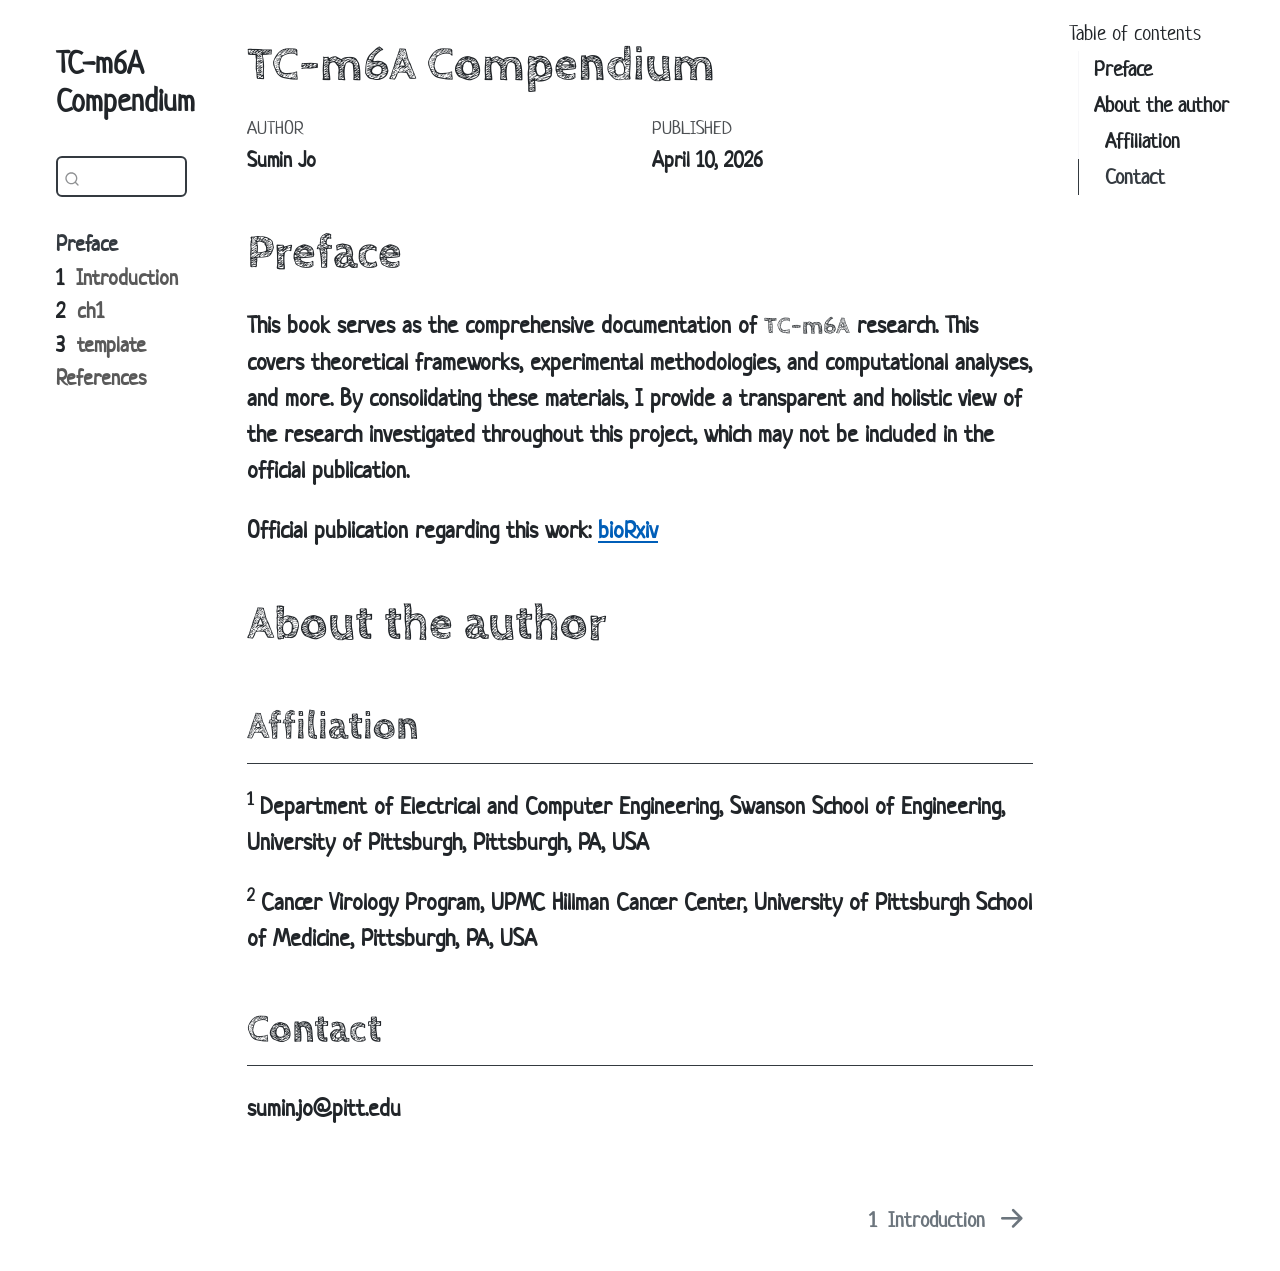
<file: index.html>
<!DOCTYPE html>
<html xmlns="http://www.w3.org/1999/xhtml" lang="en" xml:lang="en"><head>

<meta charset="utf-8">
<meta name="generator" content="quarto-1.9.37">

<meta name="viewport" content="width=device-width, initial-scale=1.0, user-scalable=yes">

<meta name="author" content="Sumin Jo">
<meta name="dcterms.date" content="2026-04-10">

<title>TC-m6A Compendium</title>
<style>
/* Default styles provided by pandoc.
** See https://pandoc.org/MANUAL.html#variables-for-html for config info.
*/
code{white-space: pre-wrap;}
span.smallcaps{font-variant: small-caps;}
div.columns{display: flex; gap: min(4vw, 1.5em);}
div.column{flex: auto; overflow-x: auto;}
div.hanging-indent{margin-left: 1.5em; text-indent: -1.5em;}
ul.task-list{list-style: none;}
ul.task-list li input[type="checkbox"] {
  width: 0.8em;
  margin: 0 0.8em 0.2em -1em; /* quarto-specific, see https://github.com/quarto-dev/quarto-cli/issues/4556 */ 
  vertical-align: middle;
}
</style>


<script src="site_libs/quarto-nav/quarto-nav.js"></script>
<script src="site_libs/quarto-nav/headroom.min.js"></script>
<script src="site_libs/clipboard/clipboard.min.js"></script>
<script src="site_libs/quarto-search/autocomplete.umd.js"></script>
<script src="site_libs/quarto-search/fuse.min.js"></script>
<script src="site_libs/quarto-search/quarto-search.js"></script>
<meta name="quarto:offset" content="./">
<link href="./intro.html" rel="next">
<script src="site_libs/quarto-html/quarto.js" type="module"></script>
<script src="site_libs/quarto-html/tabsets/tabsets.js" type="module"></script>
<script src="site_libs/quarto-html/popper.min.js"></script>
<script src="site_libs/quarto-html/tippy.umd.min.js"></script>
<script src="site_libs/quarto-html/anchor.min.js"></script>
<link href="site_libs/quarto-html/tippy.css" rel="stylesheet">
<link href="site_libs/quarto-html/quarto-syntax-highlighting-7f8f88aac4f3542376d5c11b86a4c14d.css" rel="stylesheet" id="quarto-text-highlighting-styles">
<script src="site_libs/bootstrap/bootstrap.min.js"></script>
<link href="site_libs/bootstrap/bootstrap-icons.css" rel="stylesheet">
<link href="site_libs/bootstrap/bootstrap-bbec1437b3f016e2f8ed82448b6b6693.min.css" rel="stylesheet" append-hash="true" id="quarto-bootstrap" data-mode="light">
<script id="quarto-search-options" type="application/json">{
  "location": "sidebar",
  "copy-button": false,
  "collapse-after": 3,
  "panel-placement": "start",
  "type": "textbox",
  "limit": 50,
  "keyboard-shortcut": [
    "f",
    "/",
    "s"
  ],
  "show-item-context": false,
  "language": {
    "search-no-results-text": "No results",
    "search-matching-documents-text": "matching documents",
    "search-copy-link-title": "Copy link to search",
    "search-hide-matches-text": "Hide additional matches",
    "search-more-match-text": "more match in this document",
    "search-more-matches-text": "more matches in this document",
    "search-clear-button-title": "Clear",
    "search-text-placeholder": "",
    "search-detached-cancel-button-title": "Cancel",
    "search-submit-button-title": "Submit",
    "search-label": "Search"
  }
}</script>


</head>

<body class="nav-sidebar floating quarto-light">

<div id="quarto-search-results"></div>
  <header id="quarto-header" class="headroom fixed-top">
  <nav class="quarto-secondary-nav">
    <div class="container-fluid d-flex">
      <button type="button" class="quarto-btn-toggle btn" data-bs-toggle="collapse" role="button" data-bs-target=".quarto-sidebar-collapse-item" aria-controls="quarto-sidebar" aria-expanded="false" aria-label="Toggle sidebar navigation" onclick="if (window.quartoToggleHeadroom) { window.quartoToggleHeadroom(); }">
        <i class="bi bi-layout-text-sidebar-reverse"></i>
      </button>
        <nav class="quarto-page-breadcrumbs" aria-label="breadcrumb"><ol class="breadcrumb"><li class="breadcrumb-item"><a href="./index.html">Preface</a></li></ol></nav>
        <a class="flex-grow-1" role="navigation" data-bs-toggle="collapse" data-bs-target=".quarto-sidebar-collapse-item" aria-controls="quarto-sidebar" aria-expanded="false" aria-label="Toggle sidebar navigation" onclick="if (window.quartoToggleHeadroom) { window.quartoToggleHeadroom(); }">      
        </a>
      <button type="button" class="btn quarto-search-button" aria-label="Search" onclick="window.quartoOpenSearch();">
        <i class="bi bi-search"></i>
      </button>
    </div>
  </nav>
</header>
<!-- content -->
<div id="quarto-content" class="quarto-container page-columns page-rows-contents page-layout-article">
<!-- sidebar -->
  <nav id="quarto-sidebar" class="sidebar collapse collapse-horizontal quarto-sidebar-collapse-item sidebar-navigation floating overflow-auto">
    <div class="pt-lg-2 mt-2 text-left sidebar-header">
    <div class="sidebar-title mb-0 py-0">
      <a href="./">TC-m6A Compendium</a> 
    </div>
      </div>
        <div class="mt-2 flex-shrink-0 align-items-center">
        <div class="sidebar-search">
        <div id="quarto-search" class="" title="Search"></div>
        </div>
        </div>
    <div class="sidebar-menu-container"> 
    <ul class="list-unstyled mt-1">
        <li class="sidebar-item">
  <div class="sidebar-item-container"> 
  <a href="./index.html" class="sidebar-item-text sidebar-link active">
 <span class="menu-text">Preface</span></a>
  </div>
</li>
        <li class="sidebar-item">
  <div class="sidebar-item-container"> 
  <a href="./intro.html" class="sidebar-item-text sidebar-link">
 <span class="menu-text"><span class="chapter-number">1</span>&nbsp; <span class="chapter-title">Introduction</span></span></a>
  </div>
</li>
        <li class="sidebar-item">
  <div class="sidebar-item-container"> 
  <a href="./ch1.html" class="sidebar-item-text sidebar-link">
 <span class="menu-text"><span class="chapter-number">2</span>&nbsp; <span class="chapter-title">ch1</span></span></a>
  </div>
</li>
        <li class="sidebar-item">
  <div class="sidebar-item-container"> 
  <a href="./temp.html" class="sidebar-item-text sidebar-link">
 <span class="menu-text"><span class="chapter-number">3</span>&nbsp; <span class="chapter-title">template</span></span></a>
  </div>
</li>
        <li class="sidebar-item">
  <div class="sidebar-item-container"> 
  <a href="./references.html" class="sidebar-item-text sidebar-link">
 <span class="menu-text">References</span></a>
  </div>
</li>
    </ul>
    </div>
</nav>
<div id="quarto-sidebar-glass" class="quarto-sidebar-collapse-item" data-bs-toggle="collapse" data-bs-target=".quarto-sidebar-collapse-item"></div>
<!-- margin-sidebar -->
    <div id="quarto-margin-sidebar" class="sidebar margin-sidebar">
        <nav id="TOC" role="doc-toc" class="toc-active">
    <h2 id="toc-title">Table of contents</h2>
   
  <ul>
  <li><a href="#preface" id="toc-preface" class="nav-link active" data-scroll-target="#preface">Preface</a></li>
  <li><a href="#about-the-author" id="toc-about-the-author" class="nav-link" data-scroll-target="#about-the-author">About the author</a>
  <ul>
  <li><a href="#affiliation" id="toc-affiliation" class="nav-link" data-scroll-target="#affiliation">Affiliation</a></li>
  <li><a href="#contact" id="toc-contact" class="nav-link" data-scroll-target="#contact">Contact</a></li>
  </ul></li>
  </ul>
</nav>
    </div>
<!-- main -->
<main class="content" id="quarto-document-content">

<header id="title-block-header" class="quarto-title-block default">
<div class="quarto-title">
<h1 class="title">TC-m6A Compendium</h1>
</div>



<div class="quarto-title-meta">

    <div>
    <div class="quarto-title-meta-heading">Author</div>
    <div class="quarto-title-meta-contents">
             <p>Sumin Jo </p>
          </div>
  </div>
    
    <div>
    <div class="quarto-title-meta-heading">Published</div>
    <div class="quarto-title-meta-contents">
      <p class="date">April 10, 2026</p>
    </div>
  </div>
  
    
  </div>
  


</header>


<section id="preface" class="level1 unnumbered">
<h1 class="unnumbered">Preface</h1>
<p>This book serves as the comprehensive documentation of <strong>TC-m6A</strong> research. This covers theoretical frameworks, experimental methodologies, and computational analyses, and more. By consolidating these materials, I provide a transparent and holistic view of the research investigated throughout this project, which may not be included in the official publication.</p>
<p>Official publication regarding this work: <a href="https://doi.org/10.64898/2026.03.19.713046">bioRxiv</a></p>
</section>
<section id="about-the-author" class="level1 unnumbered">
<h1 class="unnumbered">About the author</h1>
<section id="affiliation" class="level2 unnumbered">
<h2 class="unnumbered anchored" data-anchor-id="affiliation">Affiliation</h2>
<p><sup>1</sup> Department of Electrical and Computer Engineering, Swanson School of Engineering, University of Pittsburgh, Pittsburgh, PA, USA</p>
<p><sup>2</sup> Cancer Virology Program, UPMC Hillman Cancer Center, University of Pittsburgh School of Medicine, Pittsburgh, PA, USA</p>
</section>
<section id="contact" class="level2 unnumbered">
<h2 class="unnumbered anchored" data-anchor-id="contact">Contact</h2>
<p>sumin.jo@pitt.edu</p>


</section>
</section>

</main> <!-- /main -->
<script id="quarto-html-after-body" type="application/javascript">
  window.document.addEventListener("DOMContentLoaded", function (event) {
    const icon = "";
    const anchorJS = new window.AnchorJS();
    anchorJS.options = {
      placement: 'right',
      icon: icon
    };
    anchorJS.add('.anchored');
    const isCodeAnnotation = (el) => {
      for (const clz of el.classList) {
        if (clz.startsWith('code-annotation-')) {                     
          return true;
        }
      }
      return false;
    }
    const onCopySuccess = function(e) {
      // button target
      const button = e.trigger;
      // don't keep focus
      button.blur();
      // flash "checked"
      button.classList.add('code-copy-button-checked');
      var currentTitle = button.getAttribute("title");
      button.setAttribute("title", "Copied!");
      let tooltip;
      if (window.bootstrap) {
        button.setAttribute("data-bs-toggle", "tooltip");
        button.setAttribute("data-bs-placement", "left");
        button.setAttribute("data-bs-title", "Copied!");
        tooltip = new bootstrap.Tooltip(button, 
          { trigger: "manual", 
            customClass: "code-copy-button-tooltip",
            offset: [0, -8]});
        tooltip.show();    
      }
      setTimeout(function() {
        if (tooltip) {
          tooltip.hide();
          button.removeAttribute("data-bs-title");
          button.removeAttribute("data-bs-toggle");
          button.removeAttribute("data-bs-placement");
        }
        button.setAttribute("title", currentTitle);
        button.classList.remove('code-copy-button-checked');
      }, 1000);
      // clear code selection
      e.clearSelection();
    }
    const getTextToCopy = function(trigger) {
      const outerScaffold = trigger.parentElement.cloneNode(true);
      const codeEl = outerScaffold.querySelector('code');
      for (const childEl of codeEl.children) {
        if (isCodeAnnotation(childEl)) {
          childEl.remove();
        }
      }
      return codeEl.innerText;
    }
    const clipboard = new window.ClipboardJS('.code-copy-button:not([data-in-quarto-modal])', {
      text: getTextToCopy
    });
    clipboard.on('success', onCopySuccess);
    if (window.document.getElementById('quarto-embedded-source-code-modal')) {
      const clipboardModal = new window.ClipboardJS('.code-copy-button[data-in-quarto-modal]', {
        text: getTextToCopy,
        container: window.document.getElementById('quarto-embedded-source-code-modal')
      });
      clipboardModal.on('success', onCopySuccess);
    }
      var localhostRegex = new RegExp(/^(?:http|https):\/\/localhost\:?[0-9]*\//);
      var mailtoRegex = new RegExp(/^mailto:/);
        var filterRegex = new RegExp('/' + window.location.host + '/');
      var isInternal = (href) => {
          return filterRegex.test(href) || localhostRegex.test(href) || mailtoRegex.test(href);
      }
      // Inspect non-navigation links and adorn them if external
     var links = window.document.querySelectorAll('a[href]:not(.nav-link):not(.navbar-brand):not(.toc-action):not(.sidebar-link):not(.sidebar-item-toggle):not(.pagination-link):not(.no-external):not([aria-hidden]):not(.dropdown-item):not(.quarto-navigation-tool):not(.about-link)');
      for (var i=0; i<links.length; i++) {
        const link = links[i];
        if (!isInternal(link.href)) {
          // undo the damage that might have been done by quarto-nav.js in the case of
          // links that we want to consider external
          if (link.dataset.originalHref !== undefined) {
            link.href = link.dataset.originalHref;
          }
        }
      }
    function tippyHover(el, contentFn, onTriggerFn, onUntriggerFn) {
      const config = {
        allowHTML: true,
        maxWidth: 500,
        delay: 100,
        arrow: false,
        appendTo: function(el) {
            return el.parentElement;
        },
        interactive: true,
        interactiveBorder: 10,
        theme: 'quarto',
        placement: 'bottom-start',
      };
      if (contentFn) {
        config.content = contentFn;
      }
      if (onTriggerFn) {
        config.onTrigger = onTriggerFn;
      }
      if (onUntriggerFn) {
        config.onUntrigger = onUntriggerFn;
      }
      window.tippy(el, config); 
    }
    const noterefs = window.document.querySelectorAll('a[role="doc-noteref"]');
    for (var i=0; i<noterefs.length; i++) {
      const ref = noterefs[i];
      tippyHover(ref, function() {
        // use id or data attribute instead here
        let href = ref.getAttribute('data-footnote-href') || ref.getAttribute('href');
        try { href = new URL(href).hash; } catch {}
        const id = href.replace(/^#\/?/, "");
        const note = window.document.getElementById(id);
        if (note) {
          return note.innerHTML;
        } else {
          return "";
        }
      });
    }
    const xrefs = window.document.querySelectorAll('a.quarto-xref');
    const processXRef = (id, note) => {
      // Strip column container classes
      const stripColumnClz = (el) => {
        el.classList.remove("page-full", "page-columns");
        if (el.children) {
          for (const child of el.children) {
            stripColumnClz(child);
          }
        }
      }
      stripColumnClz(note)
      if (id === null || id.startsWith('sec-')) {
        // Special case sections, only their first couple elements
        const container = document.createElement("div");
        if (note.children && note.children.length > 2) {
          container.appendChild(note.children[0].cloneNode(true));
          for (let i = 1; i < note.children.length; i++) {
            const child = note.children[i];
            if (child.tagName === "P" && child.innerText === "") {
              continue;
            } else {
              container.appendChild(child.cloneNode(true));
              break;
            }
          }
          if (window.Quarto?.typesetMath) {
            window.Quarto.typesetMath(container);
          }
          return container.innerHTML
        } else {
          if (window.Quarto?.typesetMath) {
            window.Quarto.typesetMath(note);
          }
          return note.innerHTML;
        }
      } else {
        // Remove any anchor links if they are present
        const anchorLink = note.querySelector('a.anchorjs-link');
        if (anchorLink) {
          anchorLink.remove();
        }
        if (window.Quarto?.typesetMath) {
          window.Quarto.typesetMath(note);
        }
        if (note.classList.contains("callout")) {
          return note.outerHTML;
        } else {
          return note.innerHTML;
        }
      }
    }
    for (var i=0; i<xrefs.length; i++) {
      const xref = xrefs[i];
      tippyHover(xref, undefined, function(instance) {
        instance.disable();
        let url = xref.getAttribute('href');
        let hash = undefined; 
        if (url.startsWith('#')) {
          hash = url;
        } else {
          try { hash = new URL(url).hash; } catch {}
        }
        if (hash) {
          const id = hash.replace(/^#\/?/, "");
          const note = window.document.getElementById(id);
          if (note !== null) {
            try {
              const html = processXRef(id, note.cloneNode(true));
              instance.setContent(html);
            } finally {
              instance.enable();
              instance.show();
            }
          } else {
            // See if we can fetch this
            fetch(url.split('#')[0])
            .then(res => res.text())
            .then(html => {
              const parser = new DOMParser();
              const htmlDoc = parser.parseFromString(html, "text/html");
              const note = htmlDoc.getElementById(id);
              if (note !== null) {
                const html = processXRef(id, note);
                instance.setContent(html);
              } 
            }).finally(() => {
              instance.enable();
              instance.show();
            });
          }
        } else {
          // See if we can fetch a full url (with no hash to target)
          // This is a special case and we should probably do some content thinning / targeting
          fetch(url)
          .then(res => res.text())
          .then(html => {
            const parser = new DOMParser();
            const htmlDoc = parser.parseFromString(html, "text/html");
            const note = htmlDoc.querySelector('main.content');
            if (note !== null) {
              // This should only happen for chapter cross references
              // (since there is no id in the URL)
              // remove the first header
              if (note.children.length > 0 && note.children[0].tagName === "HEADER") {
                note.children[0].remove();
              }
              const html = processXRef(null, note);
              instance.setContent(html);
            } 
          }).finally(() => {
            instance.enable();
            instance.show();
          });
        }
      }, function(instance) {
      });
    }
        let selectedAnnoteEl;
        const selectorForAnnotation = ( cell, annotation) => {
          let cellAttr = 'data-code-cell="' + cell + '"';
          let lineAttr = 'data-code-annotation="' +  annotation + '"';
          const selector = 'span[' + cellAttr + '][' + lineAttr + ']';
          return selector;
        }
        const selectCodeLines = (annoteEl) => {
          const doc = window.document;
          const targetCell = annoteEl.getAttribute("data-target-cell");
          const targetAnnotation = annoteEl.getAttribute("data-target-annotation");
          const annoteSpan = window.document.querySelector(selectorForAnnotation(targetCell, targetAnnotation));
          const lines = annoteSpan.getAttribute("data-code-lines").split(",");
          const lineIds = lines.map((line) => {
            return targetCell + "-" + line;
          })
          let top = null;
          let height = null;
          let parent = null;
          if (lineIds.length > 0) {
              //compute the position of the single el (top and bottom and make a div)
              const el = window.document.getElementById(lineIds[0]);
              top = el.offsetTop;
              height = el.offsetHeight;
              parent = el.parentElement.parentElement;
            if (lineIds.length > 1) {
              const lastEl = window.document.getElementById(lineIds[lineIds.length - 1]);
              const bottom = lastEl.offsetTop + lastEl.offsetHeight;
              height = bottom - top;
            }
            if (top !== null && height !== null && parent !== null) {
              // cook up a div (if necessary) and position it 
              let div = window.document.getElementById("code-annotation-line-highlight");
              if (div === null) {
                div = window.document.createElement("div");
                div.setAttribute("id", "code-annotation-line-highlight");
                div.style.position = 'absolute';
                parent.appendChild(div);
              }
              div.style.top = top - 2 + "px";
              div.style.height = height + 4 + "px";
              div.style.left = 0;
              let gutterDiv = window.document.getElementById("code-annotation-line-highlight-gutter");
              if (gutterDiv === null) {
                gutterDiv = window.document.createElement("div");
                gutterDiv.setAttribute("id", "code-annotation-line-highlight-gutter");
                gutterDiv.style.position = 'absolute';
                const codeCell = window.document.getElementById(targetCell);
                const gutter = codeCell.querySelector('.code-annotation-gutter');
                gutter.appendChild(gutterDiv);
              }
              gutterDiv.style.top = top - 2 + "px";
              gutterDiv.style.height = height + 4 + "px";
            }
            selectedAnnoteEl = annoteEl;
          }
        };
        const unselectCodeLines = () => {
          const elementsIds = ["code-annotation-line-highlight", "code-annotation-line-highlight-gutter"];
          elementsIds.forEach((elId) => {
            const div = window.document.getElementById(elId);
            if (div) {
              div.remove();
            }
          });
          selectedAnnoteEl = undefined;
        };
          // Handle positioning of the toggle
      window.addEventListener(
        "resize",
        throttle(() => {
          elRect = undefined;
          if (selectedAnnoteEl) {
            selectCodeLines(selectedAnnoteEl);
          }
        }, 10)
      );
      function throttle(fn, ms) {
      let throttle = false;
      let timer;
        return (...args) => {
          if(!throttle) { // first call gets through
              fn.apply(this, args);
              throttle = true;
          } else { // all the others get throttled
              if(timer) clearTimeout(timer); // cancel #2
              timer = setTimeout(() => {
                fn.apply(this, args);
                timer = throttle = false;
              }, ms);
          }
        };
      }
        // Attach click handler to the DT
        const annoteDls = window.document.querySelectorAll('dt[data-target-cell]');
        for (const annoteDlNode of annoteDls) {
          annoteDlNode.addEventListener('click', (event) => {
            const clickedEl = event.target;
            if (clickedEl !== selectedAnnoteEl) {
              unselectCodeLines();
              const activeEl = window.document.querySelector('dt[data-target-cell].code-annotation-active');
              if (activeEl) {
                activeEl.classList.remove('code-annotation-active');
              }
              selectCodeLines(clickedEl);
              clickedEl.classList.add('code-annotation-active');
            } else {
              // Unselect the line
              unselectCodeLines();
              clickedEl.classList.remove('code-annotation-active');
            }
          });
        }
    const findCites = (el) => {
      const parentEl = el.parentElement;
      if (parentEl) {
        const cites = parentEl.dataset.cites;
        if (cites) {
          return {
            el,
            cites: cites.split(' ')
          };
        } else {
          return findCites(el.parentElement)
        }
      } else {
        return undefined;
      }
    };
    var bibliorefs = window.document.querySelectorAll('a[role="doc-biblioref"]');
    for (var i=0; i<bibliorefs.length; i++) {
      const ref = bibliorefs[i];
      const citeInfo = findCites(ref);
      if (citeInfo) {
        tippyHover(citeInfo.el, function() {
          var popup = window.document.createElement('div');
          citeInfo.cites.forEach(function(cite) {
            var citeDiv = window.document.createElement('div');
            citeDiv.classList.add('hanging-indent');
            citeDiv.classList.add('csl-entry');
            var biblioDiv = window.document.getElementById('ref-' + cite);
            if (biblioDiv) {
              citeDiv.innerHTML = biblioDiv.innerHTML;
            }
            popup.appendChild(citeDiv);
          });
          return popup.innerHTML;
        });
      }
    }
  });
  </script>
<nav class="page-navigation">
  <div class="nav-page nav-page-previous">
  </div>
  <div class="nav-page nav-page-next">
      <a href="./intro.html" class="pagination-link" aria-label="Introduction">
        <span class="nav-page-text"><span class="chapter-number">1</span>&nbsp; <span class="chapter-title">Introduction</span></span> <i class="bi bi-arrow-right-short"></i>
      </a>
  </div>
</nav>
</div> <!-- /content -->




</body></html>
</file>
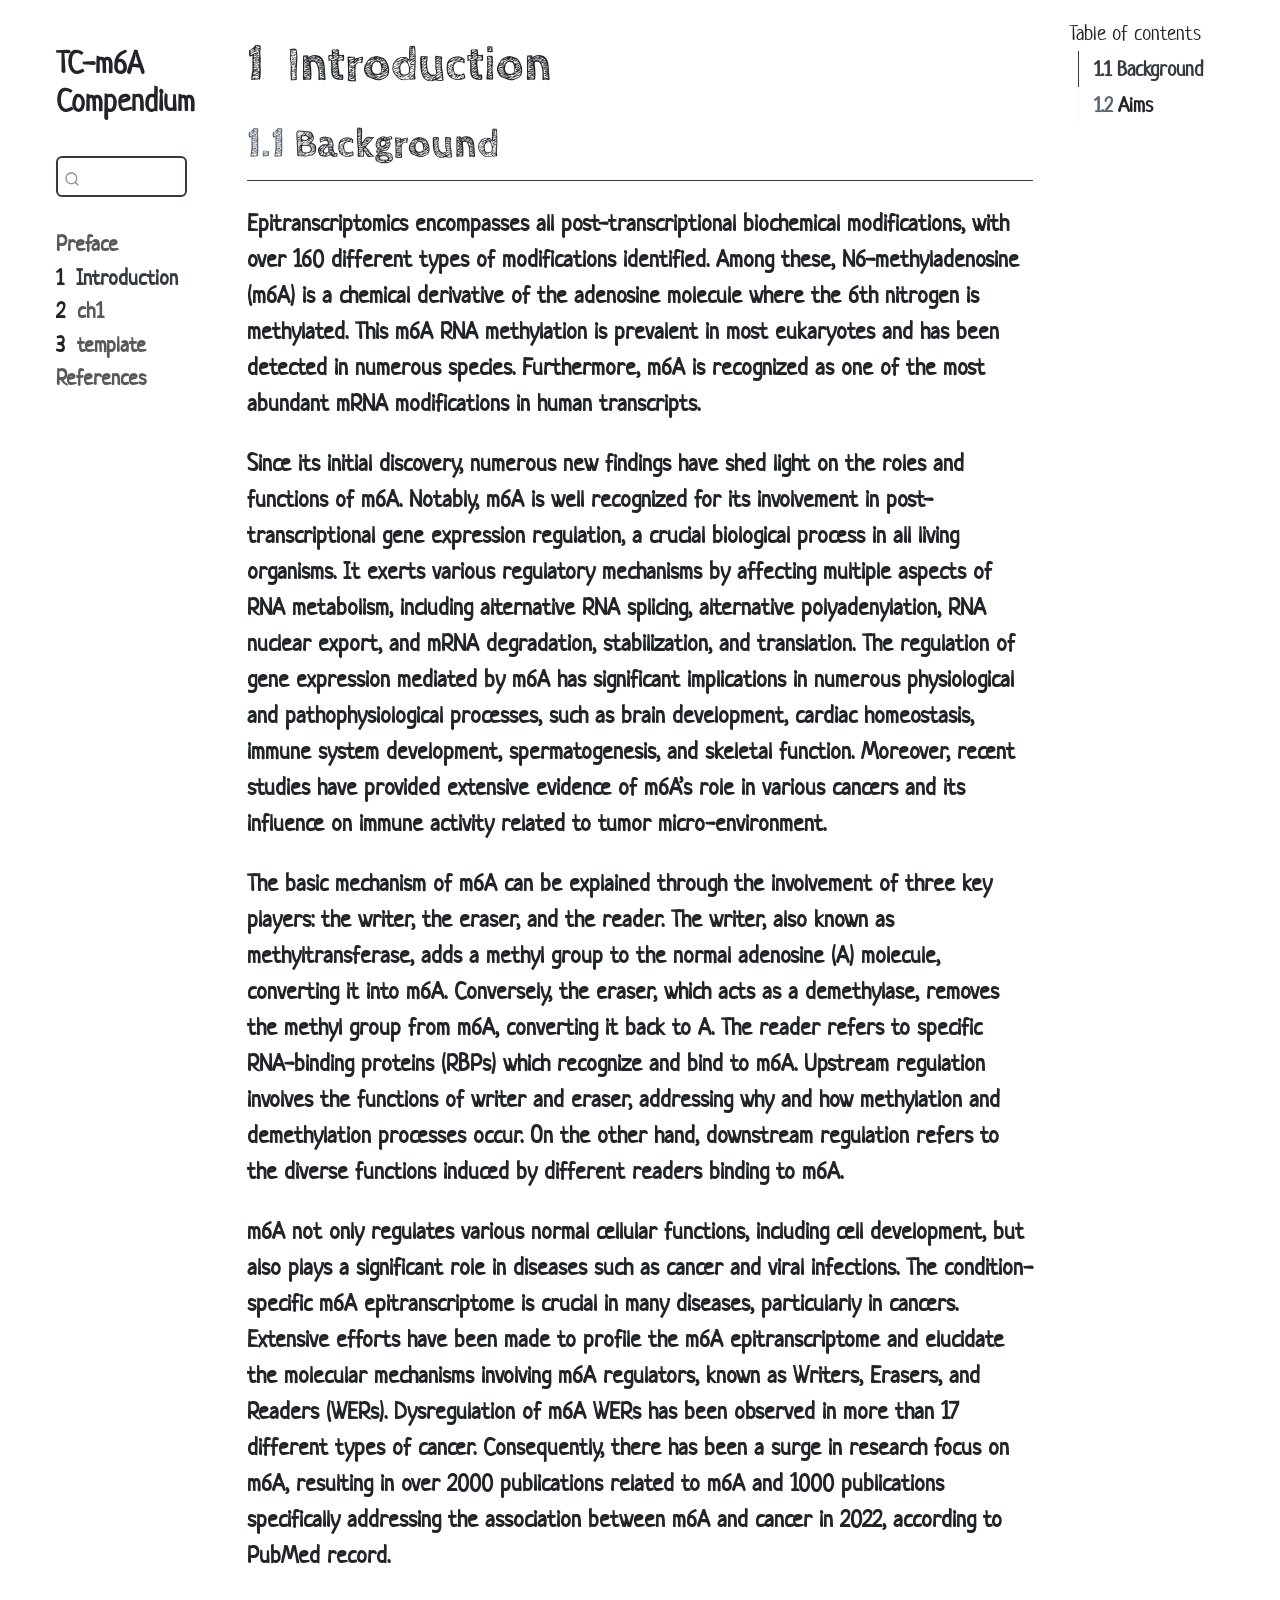
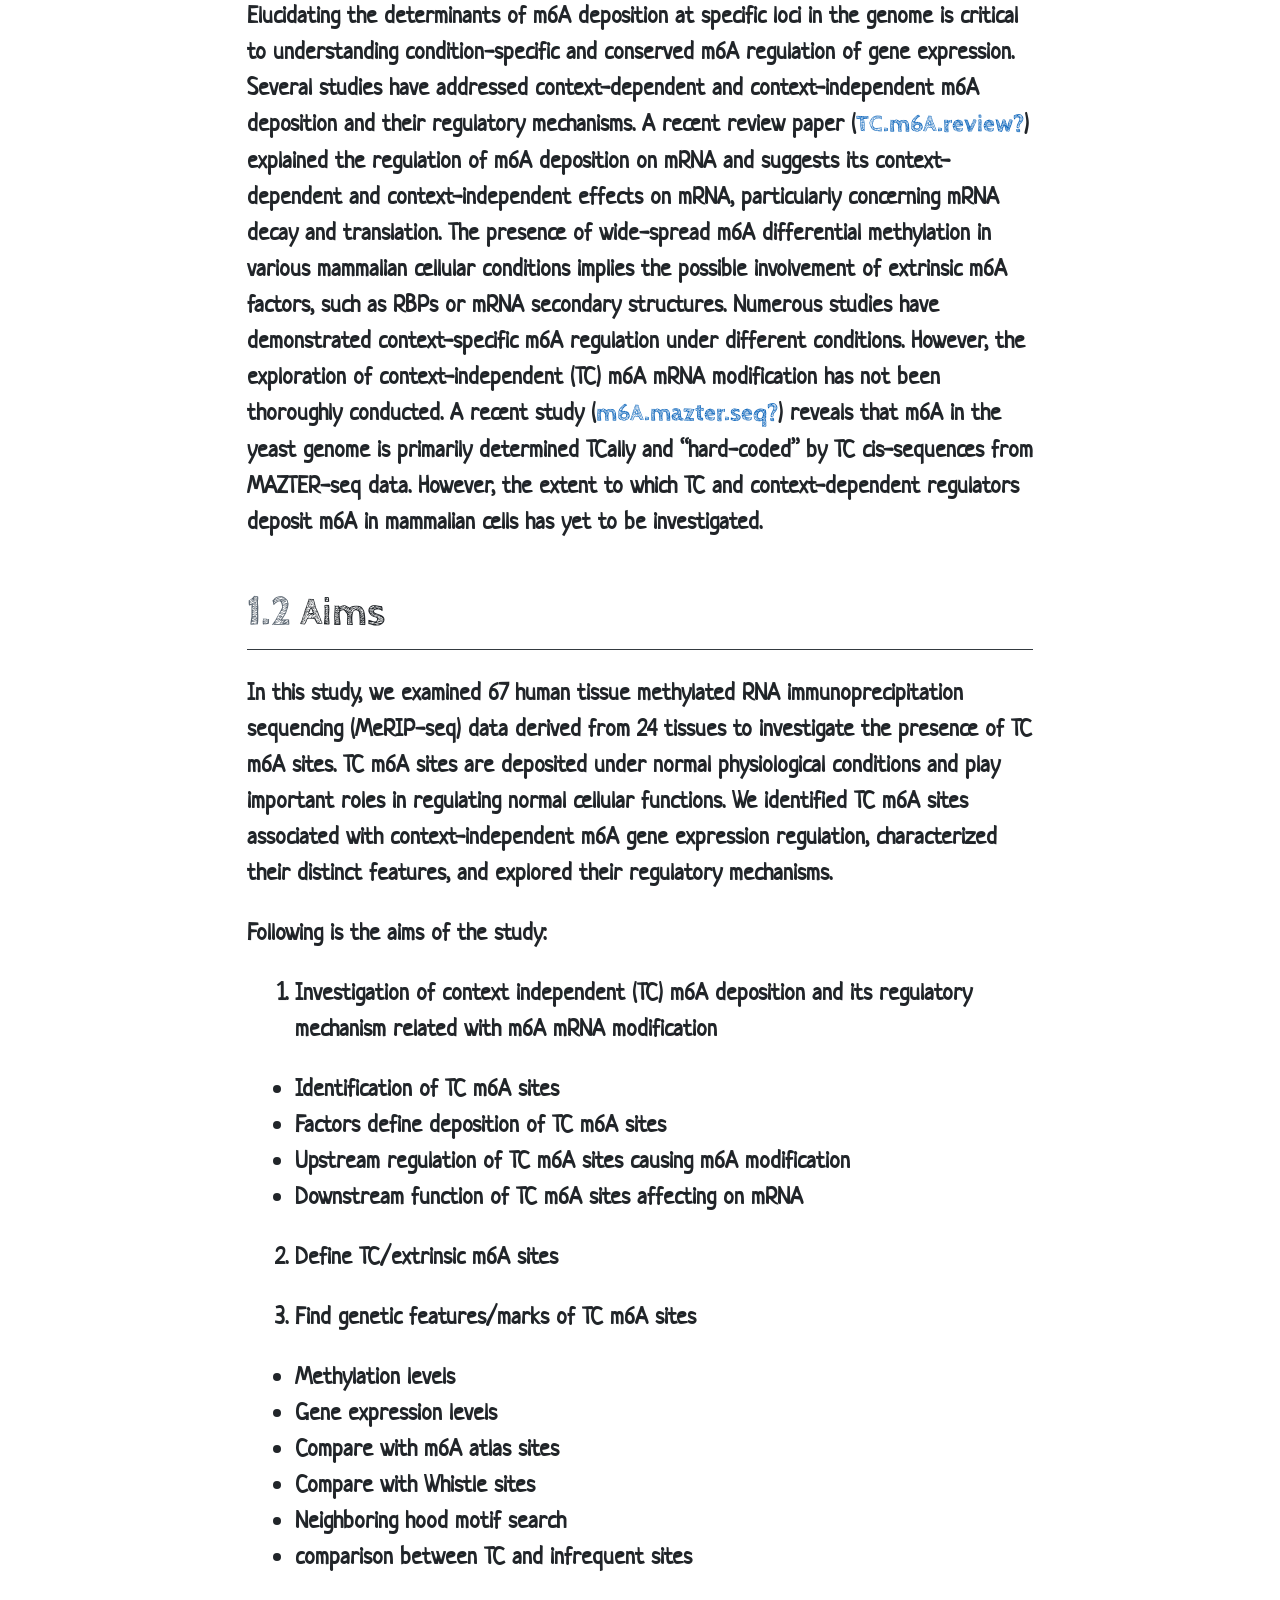
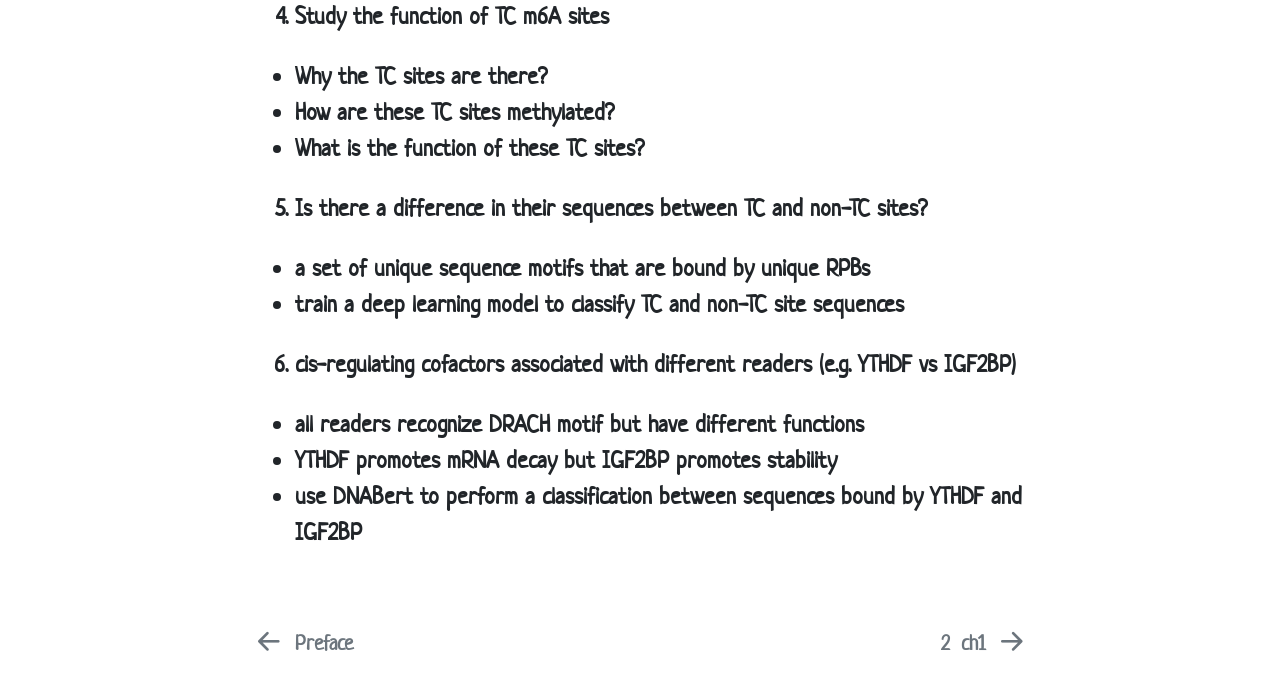
<file: intro.html>
<!DOCTYPE html>
<html xmlns="http://www.w3.org/1999/xhtml" lang="en" xml:lang="en"><head>

<meta charset="utf-8">
<meta name="generator" content="quarto-1.9.37">

<meta name="viewport" content="width=device-width, initial-scale=1.0, user-scalable=yes">


<title>1&nbsp; Introduction – TC-m6A Compendium</title>
<style>
/* Default styles provided by pandoc.
** See https://pandoc.org/MANUAL.html#variables-for-html for config info.
*/
code{white-space: pre-wrap;}
span.smallcaps{font-variant: small-caps;}
div.columns{display: flex; gap: min(4vw, 1.5em);}
div.column{flex: auto; overflow-x: auto;}
div.hanging-indent{margin-left: 1.5em; text-indent: -1.5em;}
ul.task-list{list-style: none;}
ul.task-list li input[type="checkbox"] {
  width: 0.8em;
  margin: 0 0.8em 0.2em -1em; /* quarto-specific, see https://github.com/quarto-dev/quarto-cli/issues/4556 */ 
  vertical-align: middle;
}
</style>


<script src="site_libs/quarto-nav/quarto-nav.js"></script>
<script src="site_libs/quarto-nav/headroom.min.js"></script>
<script src="site_libs/clipboard/clipboard.min.js"></script>
<script src="site_libs/quarto-search/autocomplete.umd.js"></script>
<script src="site_libs/quarto-search/fuse.min.js"></script>
<script src="site_libs/quarto-search/quarto-search.js"></script>
<meta name="quarto:offset" content="./">
<link href="./ch1.html" rel="next">
<link href="./index.html" rel="prev">
<script src="site_libs/quarto-html/quarto.js" type="module"></script>
<script src="site_libs/quarto-html/tabsets/tabsets.js" type="module"></script>
<script src="site_libs/quarto-html/popper.min.js"></script>
<script src="site_libs/quarto-html/tippy.umd.min.js"></script>
<script src="site_libs/quarto-html/anchor.min.js"></script>
<link href="site_libs/quarto-html/tippy.css" rel="stylesheet">
<link href="site_libs/quarto-html/quarto-syntax-highlighting-7f8f88aac4f3542376d5c11b86a4c14d.css" rel="stylesheet" id="quarto-text-highlighting-styles">
<script src="site_libs/bootstrap/bootstrap.min.js"></script>
<link href="site_libs/bootstrap/bootstrap-icons.css" rel="stylesheet">
<link href="site_libs/bootstrap/bootstrap-bbec1437b3f016e2f8ed82448b6b6693.min.css" rel="stylesheet" append-hash="true" id="quarto-bootstrap" data-mode="light">
<script id="quarto-search-options" type="application/json">{
  "location": "sidebar",
  "copy-button": false,
  "collapse-after": 3,
  "panel-placement": "start",
  "type": "textbox",
  "limit": 50,
  "keyboard-shortcut": [
    "f",
    "/",
    "s"
  ],
  "show-item-context": false,
  "language": {
    "search-no-results-text": "No results",
    "search-matching-documents-text": "matching documents",
    "search-copy-link-title": "Copy link to search",
    "search-hide-matches-text": "Hide additional matches",
    "search-more-match-text": "more match in this document",
    "search-more-matches-text": "more matches in this document",
    "search-clear-button-title": "Clear",
    "search-text-placeholder": "",
    "search-detached-cancel-button-title": "Cancel",
    "search-submit-button-title": "Submit",
    "search-label": "Search"
  }
}</script>


</head>

<body class="nav-sidebar floating quarto-light">

<div id="quarto-search-results"></div>
  <header id="quarto-header" class="headroom fixed-top">
  <nav class="quarto-secondary-nav">
    <div class="container-fluid d-flex">
      <button type="button" class="quarto-btn-toggle btn" data-bs-toggle="collapse" role="button" data-bs-target=".quarto-sidebar-collapse-item" aria-controls="quarto-sidebar" aria-expanded="false" aria-label="Toggle sidebar navigation" onclick="if (window.quartoToggleHeadroom) { window.quartoToggleHeadroom(); }">
        <i class="bi bi-layout-text-sidebar-reverse"></i>
      </button>
        <nav class="quarto-page-breadcrumbs" aria-label="breadcrumb"><ol class="breadcrumb"><li class="breadcrumb-item"><a href="./intro.html"><span class="chapter-number">1</span>&nbsp; <span class="chapter-title">Introduction</span></a></li></ol></nav>
        <a class="flex-grow-1" role="navigation" data-bs-toggle="collapse" data-bs-target=".quarto-sidebar-collapse-item" aria-controls="quarto-sidebar" aria-expanded="false" aria-label="Toggle sidebar navigation" onclick="if (window.quartoToggleHeadroom) { window.quartoToggleHeadroom(); }">      
        </a>
      <button type="button" class="btn quarto-search-button" aria-label="Search" onclick="window.quartoOpenSearch();">
        <i class="bi bi-search"></i>
      </button>
    </div>
  </nav>
</header>
<!-- content -->
<div id="quarto-content" class="quarto-container page-columns page-rows-contents page-layout-article">
<!-- sidebar -->
  <nav id="quarto-sidebar" class="sidebar collapse collapse-horizontal quarto-sidebar-collapse-item sidebar-navigation floating overflow-auto">
    <div class="pt-lg-2 mt-2 text-left sidebar-header">
    <div class="sidebar-title mb-0 py-0">
      <a href="./">TC-m6A Compendium</a> 
    </div>
      </div>
        <div class="mt-2 flex-shrink-0 align-items-center">
        <div class="sidebar-search">
        <div id="quarto-search" class="" title="Search"></div>
        </div>
        </div>
    <div class="sidebar-menu-container"> 
    <ul class="list-unstyled mt-1">
        <li class="sidebar-item">
  <div class="sidebar-item-container"> 
  <a href="./index.html" class="sidebar-item-text sidebar-link">
 <span class="menu-text">Preface</span></a>
  </div>
</li>
        <li class="sidebar-item">
  <div class="sidebar-item-container"> 
  <a href="./intro.html" class="sidebar-item-text sidebar-link active">
 <span class="menu-text"><span class="chapter-number">1</span>&nbsp; <span class="chapter-title">Introduction</span></span></a>
  </div>
</li>
        <li class="sidebar-item">
  <div class="sidebar-item-container"> 
  <a href="./ch1.html" class="sidebar-item-text sidebar-link">
 <span class="menu-text"><span class="chapter-number">2</span>&nbsp; <span class="chapter-title">ch1</span></span></a>
  </div>
</li>
        <li class="sidebar-item">
  <div class="sidebar-item-container"> 
  <a href="./temp.html" class="sidebar-item-text sidebar-link">
 <span class="menu-text"><span class="chapter-number">3</span>&nbsp; <span class="chapter-title">template</span></span></a>
  </div>
</li>
        <li class="sidebar-item">
  <div class="sidebar-item-container"> 
  <a href="./references.html" class="sidebar-item-text sidebar-link">
 <span class="menu-text">References</span></a>
  </div>
</li>
    </ul>
    </div>
</nav>
<div id="quarto-sidebar-glass" class="quarto-sidebar-collapse-item" data-bs-toggle="collapse" data-bs-target=".quarto-sidebar-collapse-item"></div>
<!-- margin-sidebar -->
    <div id="quarto-margin-sidebar" class="sidebar margin-sidebar">
        <nav id="TOC" role="doc-toc" class="toc-active">
    <h2 id="toc-title">Table of contents</h2>
   
  <ul>
  <li><a href="#background" id="toc-background" class="nav-link active" data-scroll-target="#background"><span class="header-section-number">1.1</span> Background</a></li>
  <li><a href="#aims" id="toc-aims" class="nav-link" data-scroll-target="#aims"><span class="header-section-number">1.2</span> Aims</a></li>
  </ul>
</nav>
    </div>
<!-- main -->
<main class="content" id="quarto-document-content">

<header id="title-block-header" class="quarto-title-block default">
<div class="quarto-title">
<h1 class="title"><span class="chapter-number">1</span>&nbsp; <span class="chapter-title">Introduction</span></h1>
</div>



<div class="quarto-title-meta">

    
  
    
  </div>
  


</header>


<section id="background" class="level2" data-number="1.1">
<h2 data-number="1.1" class="anchored" data-anchor-id="background"><span class="header-section-number">1.1</span> Background</h2>
<p>Epitranscriptomics encompasses all post-transcriptional biochemical modifications, with over 160 different types of modifications identified. Among these, N6-methyladenosine (m6A) is a chemical derivative of the adenosine molecule where the 6th nitrogen is methylated. This m6A RNA methylation is prevalent in most eukaryotes and has been detected in numerous species. Furthermore, m6A is recognized as one of the most abundant mRNA modifications in human transcripts.</p>
<p>Since its initial discovery, numerous new findings have shed light on the roles and functions of m6A. Notably, m6A is well recognized for its involvement in post-transcriptional gene expression regulation, a crucial biological process in all living organisms. It exerts various regulatory mechanisms by affecting multiple aspects of RNA metabolism, including alternative RNA splicing, alternative polyadenylation, RNA nuclear export, and mRNA degradation, stabilization, and translation. The regulation of gene expression mediated by m6A has significant implications in numerous physiological and pathophysiological processes, such as brain development, cardiac homeostasis, immune system development, spermatogenesis, and skeletal function. Moreover, recent studies have provided extensive evidence of m6A’s role in various cancers and its influence on immune activity related to tumor micro-environment.</p>
<p>The basic mechanism of m6A can be explained through the involvement of three key players: the writer, the eraser, and the reader. The writer, also known as methyltransferase, adds a methyl group to the normal adenosine (A) molecule, converting it into m6A. Conversely, the eraser, which acts as a demethylase, removes the methyl group from m6A, converting it back to A. The reader refers to specific RNA-binding proteins (RBPs) which recognize and bind to m6A. Upstream regulation involves the functions of writer and eraser, addressing why and how methylation and demethylation processes occur. On the other hand, downstream regulation refers to the diverse functions induced by different readers binding to m6A.</p>
<p>m6A not only regulates various normal cellular functions, including cell development, but also plays a significant role in diseases such as cancer and viral infections. The condition-specific m6A epitranscriptome is crucial in many diseases, particularly in cancers. Extensive efforts have been made to profile the m6A epitranscriptome and elucidate the molecular mechanisms involving m6A regulators, known as Writers, Erasers, and Readers (WERs). Dysregulation of m6A WERs has been observed in more than 17 different types of cancer. Consequently, there has been a surge in research focus on m6A, resulting in over 2000 publications related to m6A and 1000 publications specifically addressing the association between m6A and cancer in 2022, according to PubMed record.</p>
<p>Elucidating the determinants of m6A deposition at specific loci in the genome is critical to understanding condition-specific and conserved m6A regulation of gene expression. Several studies have addressed context-dependent and context-independent m6A deposition and their regulatory mechanisms. A recent review paper <span class="citation" data-cites="TC.m6A.review">(<a href="references.html#ref-TC.m6A.review" role="doc-biblioref"><strong>TC.m6A.review?</strong></a>)</span> explained the regulation of m6A deposition on mRNA and suggests its context-dependent and context-independent effects on mRNA, particularly concerning mRNA decay and translation. The presence of wide-spread m6A differential methylation in various mammalian cellular conditions implies the possible involvement of extrinsic m6A factors, such as RBPs or mRNA secondary structures. Numerous studies have demonstrated context-specific m6A regulation under different conditions. However, the exploration of context-independent (TC) m6A mRNA modification has not been thoroughly conducted. A recent study <span class="citation" data-cites="m6A.mazter.seq">(<a href="references.html#ref-m6A.mazter.seq" role="doc-biblioref"><strong>m6A.mazter.seq?</strong></a>)</span> reveals that m6A in the yeast genome is primarily determined TCally and “hard-coded” by TC cis-sequences from MAZTER-seq data. However, the extent to which TC and context-dependent regulators deposit m6A in mammalian cells has yet to be investigated.</p>
</section>
<section id="aims" class="level2" data-number="1.2">
<h2 data-number="1.2" class="anchored" data-anchor-id="aims"><span class="header-section-number">1.2</span> Aims</h2>
<p>In this study, we examined 67 human tissue methylated RNA immunoprecipitation sequencing (MeRIP-seq) data derived from 24 tissues to investigate the presence of TC m6A sites. TC m6A sites are deposited under normal physiological conditions and play important roles in regulating normal cellular functions. We identified TC m6A sites associated with context-independent m6A gene expression regulation, characterized their distinct features, and explored their regulatory mechanisms.</p>
<p>Following is the aims of the study:</p>
<ol type="1">
<li>Investigation of context independent (TC) m6A deposition and its regulatory mechanism related with m6A mRNA modification</li>
</ol>
<ul>
<li>Identification of TC m6A sites</li>
<li>Factors define deposition of TC m6A sites</li>
<li>Upstream regulation of TC m6A sites causing m6A modification</li>
<li>Downstream function of TC m6A sites affecting on mRNA</li>
</ul>
<ol start="2" type="1">
<li><p>Define TC/extrinsic m6A sites</p></li>
<li><p>Find genetic features/marks of TC m6A sites</p></li>
</ol>
<ul>
<li>Methylation levels</li>
<li>Gene expression levels</li>
<li>Compare with m6A atlas sites</li>
<li>Compare with Whistle sites</li>
<li>Neighboring hood motif search</li>
<li>comparison between TC and infrequent sites</li>
</ul>
<ol start="4" type="1">
<li>Study the function of TC m6A sites</li>
</ol>
<ul>
<li>Why the TC sites are there?</li>
<li>How are these TC sites methylated?</li>
<li>What is the function of these TC sites?</li>
</ul>
<ol start="5" type="1">
<li>Is there a difference in their sequences between TC and non-TC sites?</li>
</ol>
<ul>
<li>a set of unique sequence motifs that are bound by unique RPBs</li>
<li>train a deep learning model to classify TC and non-TC site sequences</li>
</ul>
<ol start="6" type="1">
<li>cis-regulating cofactors associated with different readers (e.g.&nbsp;YTHDF vs IGF2BP)</li>
</ol>
<ul>
<li>all readers recognize DRACH motif but have different functions</li>
<li>YTHDF promotes mRNA decay but IGF2BP promotes stability</li>
<li>use DNABert to perform a classification between sequences bound by YTHDF and IGF2BP</li>
</ul>


</section>

</main> <!-- /main -->
<script id="quarto-html-after-body" type="application/javascript">
  window.document.addEventListener("DOMContentLoaded", function (event) {
    const icon = "";
    const anchorJS = new window.AnchorJS();
    anchorJS.options = {
      placement: 'right',
      icon: icon
    };
    anchorJS.add('.anchored');
    const isCodeAnnotation = (el) => {
      for (const clz of el.classList) {
        if (clz.startsWith('code-annotation-')) {                     
          return true;
        }
      }
      return false;
    }
    const onCopySuccess = function(e) {
      // button target
      const button = e.trigger;
      // don't keep focus
      button.blur();
      // flash "checked"
      button.classList.add('code-copy-button-checked');
      var currentTitle = button.getAttribute("title");
      button.setAttribute("title", "Copied!");
      let tooltip;
      if (window.bootstrap) {
        button.setAttribute("data-bs-toggle", "tooltip");
        button.setAttribute("data-bs-placement", "left");
        button.setAttribute("data-bs-title", "Copied!");
        tooltip = new bootstrap.Tooltip(button, 
          { trigger: "manual", 
            customClass: "code-copy-button-tooltip",
            offset: [0, -8]});
        tooltip.show();    
      }
      setTimeout(function() {
        if (tooltip) {
          tooltip.hide();
          button.removeAttribute("data-bs-title");
          button.removeAttribute("data-bs-toggle");
          button.removeAttribute("data-bs-placement");
        }
        button.setAttribute("title", currentTitle);
        button.classList.remove('code-copy-button-checked');
      }, 1000);
      // clear code selection
      e.clearSelection();
    }
    const getTextToCopy = function(trigger) {
      const outerScaffold = trigger.parentElement.cloneNode(true);
      const codeEl = outerScaffold.querySelector('code');
      for (const childEl of codeEl.children) {
        if (isCodeAnnotation(childEl)) {
          childEl.remove();
        }
      }
      return codeEl.innerText;
    }
    const clipboard = new window.ClipboardJS('.code-copy-button:not([data-in-quarto-modal])', {
      text: getTextToCopy
    });
    clipboard.on('success', onCopySuccess);
    if (window.document.getElementById('quarto-embedded-source-code-modal')) {
      const clipboardModal = new window.ClipboardJS('.code-copy-button[data-in-quarto-modal]', {
        text: getTextToCopy,
        container: window.document.getElementById('quarto-embedded-source-code-modal')
      });
      clipboardModal.on('success', onCopySuccess);
    }
      var localhostRegex = new RegExp(/^(?:http|https):\/\/localhost\:?[0-9]*\//);
      var mailtoRegex = new RegExp(/^mailto:/);
        var filterRegex = new RegExp('/' + window.location.host + '/');
      var isInternal = (href) => {
          return filterRegex.test(href) || localhostRegex.test(href) || mailtoRegex.test(href);
      }
      // Inspect non-navigation links and adorn them if external
     var links = window.document.querySelectorAll('a[href]:not(.nav-link):not(.navbar-brand):not(.toc-action):not(.sidebar-link):not(.sidebar-item-toggle):not(.pagination-link):not(.no-external):not([aria-hidden]):not(.dropdown-item):not(.quarto-navigation-tool):not(.about-link)');
      for (var i=0; i<links.length; i++) {
        const link = links[i];
        if (!isInternal(link.href)) {
          // undo the damage that might have been done by quarto-nav.js in the case of
          // links that we want to consider external
          if (link.dataset.originalHref !== undefined) {
            link.href = link.dataset.originalHref;
          }
        }
      }
    function tippyHover(el, contentFn, onTriggerFn, onUntriggerFn) {
      const config = {
        allowHTML: true,
        maxWidth: 500,
        delay: 100,
        arrow: false,
        appendTo: function(el) {
            return el.parentElement;
        },
        interactive: true,
        interactiveBorder: 10,
        theme: 'quarto',
        placement: 'bottom-start',
      };
      if (contentFn) {
        config.content = contentFn;
      }
      if (onTriggerFn) {
        config.onTrigger = onTriggerFn;
      }
      if (onUntriggerFn) {
        config.onUntrigger = onUntriggerFn;
      }
      window.tippy(el, config); 
    }
    const noterefs = window.document.querySelectorAll('a[role="doc-noteref"]');
    for (var i=0; i<noterefs.length; i++) {
      const ref = noterefs[i];
      tippyHover(ref, function() {
        // use id or data attribute instead here
        let href = ref.getAttribute('data-footnote-href') || ref.getAttribute('href');
        try { href = new URL(href).hash; } catch {}
        const id = href.replace(/^#\/?/, "");
        const note = window.document.getElementById(id);
        if (note) {
          return note.innerHTML;
        } else {
          return "";
        }
      });
    }
    const xrefs = window.document.querySelectorAll('a.quarto-xref');
    const processXRef = (id, note) => {
      // Strip column container classes
      const stripColumnClz = (el) => {
        el.classList.remove("page-full", "page-columns");
        if (el.children) {
          for (const child of el.children) {
            stripColumnClz(child);
          }
        }
      }
      stripColumnClz(note)
      if (id === null || id.startsWith('sec-')) {
        // Special case sections, only their first couple elements
        const container = document.createElement("div");
        if (note.children && note.children.length > 2) {
          container.appendChild(note.children[0].cloneNode(true));
          for (let i = 1; i < note.children.length; i++) {
            const child = note.children[i];
            if (child.tagName === "P" && child.innerText === "") {
              continue;
            } else {
              container.appendChild(child.cloneNode(true));
              break;
            }
          }
          if (window.Quarto?.typesetMath) {
            window.Quarto.typesetMath(container);
          }
          return container.innerHTML
        } else {
          if (window.Quarto?.typesetMath) {
            window.Quarto.typesetMath(note);
          }
          return note.innerHTML;
        }
      } else {
        // Remove any anchor links if they are present
        const anchorLink = note.querySelector('a.anchorjs-link');
        if (anchorLink) {
          anchorLink.remove();
        }
        if (window.Quarto?.typesetMath) {
          window.Quarto.typesetMath(note);
        }
        if (note.classList.contains("callout")) {
          return note.outerHTML;
        } else {
          return note.innerHTML;
        }
      }
    }
    for (var i=0; i<xrefs.length; i++) {
      const xref = xrefs[i];
      tippyHover(xref, undefined, function(instance) {
        instance.disable();
        let url = xref.getAttribute('href');
        let hash = undefined; 
        if (url.startsWith('#')) {
          hash = url;
        } else {
          try { hash = new URL(url).hash; } catch {}
        }
        if (hash) {
          const id = hash.replace(/^#\/?/, "");
          const note = window.document.getElementById(id);
          if (note !== null) {
            try {
              const html = processXRef(id, note.cloneNode(true));
              instance.setContent(html);
            } finally {
              instance.enable();
              instance.show();
            }
          } else {
            // See if we can fetch this
            fetch(url.split('#')[0])
            .then(res => res.text())
            .then(html => {
              const parser = new DOMParser();
              const htmlDoc = parser.parseFromString(html, "text/html");
              const note = htmlDoc.getElementById(id);
              if (note !== null) {
                const html = processXRef(id, note);
                instance.setContent(html);
              } 
            }).finally(() => {
              instance.enable();
              instance.show();
            });
          }
        } else {
          // See if we can fetch a full url (with no hash to target)
          // This is a special case and we should probably do some content thinning / targeting
          fetch(url)
          .then(res => res.text())
          .then(html => {
            const parser = new DOMParser();
            const htmlDoc = parser.parseFromString(html, "text/html");
            const note = htmlDoc.querySelector('main.content');
            if (note !== null) {
              // This should only happen for chapter cross references
              // (since there is no id in the URL)
              // remove the first header
              if (note.children.length > 0 && note.children[0].tagName === "HEADER") {
                note.children[0].remove();
              }
              const html = processXRef(null, note);
              instance.setContent(html);
            } 
          }).finally(() => {
            instance.enable();
            instance.show();
          });
        }
      }, function(instance) {
      });
    }
        let selectedAnnoteEl;
        const selectorForAnnotation = ( cell, annotation) => {
          let cellAttr = 'data-code-cell="' + cell + '"';
          let lineAttr = 'data-code-annotation="' +  annotation + '"';
          const selector = 'span[' + cellAttr + '][' + lineAttr + ']';
          return selector;
        }
        const selectCodeLines = (annoteEl) => {
          const doc = window.document;
          const targetCell = annoteEl.getAttribute("data-target-cell");
          const targetAnnotation = annoteEl.getAttribute("data-target-annotation");
          const annoteSpan = window.document.querySelector(selectorForAnnotation(targetCell, targetAnnotation));
          const lines = annoteSpan.getAttribute("data-code-lines").split(",");
          const lineIds = lines.map((line) => {
            return targetCell + "-" + line;
          })
          let top = null;
          let height = null;
          let parent = null;
          if (lineIds.length > 0) {
              //compute the position of the single el (top and bottom and make a div)
              const el = window.document.getElementById(lineIds[0]);
              top = el.offsetTop;
              height = el.offsetHeight;
              parent = el.parentElement.parentElement;
            if (lineIds.length > 1) {
              const lastEl = window.document.getElementById(lineIds[lineIds.length - 1]);
              const bottom = lastEl.offsetTop + lastEl.offsetHeight;
              height = bottom - top;
            }
            if (top !== null && height !== null && parent !== null) {
              // cook up a div (if necessary) and position it 
              let div = window.document.getElementById("code-annotation-line-highlight");
              if (div === null) {
                div = window.document.createElement("div");
                div.setAttribute("id", "code-annotation-line-highlight");
                div.style.position = 'absolute';
                parent.appendChild(div);
              }
              div.style.top = top - 2 + "px";
              div.style.height = height + 4 + "px";
              div.style.left = 0;
              let gutterDiv = window.document.getElementById("code-annotation-line-highlight-gutter");
              if (gutterDiv === null) {
                gutterDiv = window.document.createElement("div");
                gutterDiv.setAttribute("id", "code-annotation-line-highlight-gutter");
                gutterDiv.style.position = 'absolute';
                const codeCell = window.document.getElementById(targetCell);
                const gutter = codeCell.querySelector('.code-annotation-gutter');
                gutter.appendChild(gutterDiv);
              }
              gutterDiv.style.top = top - 2 + "px";
              gutterDiv.style.height = height + 4 + "px";
            }
            selectedAnnoteEl = annoteEl;
          }
        };
        const unselectCodeLines = () => {
          const elementsIds = ["code-annotation-line-highlight", "code-annotation-line-highlight-gutter"];
          elementsIds.forEach((elId) => {
            const div = window.document.getElementById(elId);
            if (div) {
              div.remove();
            }
          });
          selectedAnnoteEl = undefined;
        };
          // Handle positioning of the toggle
      window.addEventListener(
        "resize",
        throttle(() => {
          elRect = undefined;
          if (selectedAnnoteEl) {
            selectCodeLines(selectedAnnoteEl);
          }
        }, 10)
      );
      function throttle(fn, ms) {
      let throttle = false;
      let timer;
        return (...args) => {
          if(!throttle) { // first call gets through
              fn.apply(this, args);
              throttle = true;
          } else { // all the others get throttled
              if(timer) clearTimeout(timer); // cancel #2
              timer = setTimeout(() => {
                fn.apply(this, args);
                timer = throttle = false;
              }, ms);
          }
        };
      }
        // Attach click handler to the DT
        const annoteDls = window.document.querySelectorAll('dt[data-target-cell]');
        for (const annoteDlNode of annoteDls) {
          annoteDlNode.addEventListener('click', (event) => {
            const clickedEl = event.target;
            if (clickedEl !== selectedAnnoteEl) {
              unselectCodeLines();
              const activeEl = window.document.querySelector('dt[data-target-cell].code-annotation-active');
              if (activeEl) {
                activeEl.classList.remove('code-annotation-active');
              }
              selectCodeLines(clickedEl);
              clickedEl.classList.add('code-annotation-active');
            } else {
              // Unselect the line
              unselectCodeLines();
              clickedEl.classList.remove('code-annotation-active');
            }
          });
        }
    const findCites = (el) => {
      const parentEl = el.parentElement;
      if (parentEl) {
        const cites = parentEl.dataset.cites;
        if (cites) {
          return {
            el,
            cites: cites.split(' ')
          };
        } else {
          return findCites(el.parentElement)
        }
      } else {
        return undefined;
      }
    };
    var bibliorefs = window.document.querySelectorAll('a[role="doc-biblioref"]');
    for (var i=0; i<bibliorefs.length; i++) {
      const ref = bibliorefs[i];
      const citeInfo = findCites(ref);
      if (citeInfo) {
        tippyHover(citeInfo.el, function() {
          var popup = window.document.createElement('div');
          citeInfo.cites.forEach(function(cite) {
            var citeDiv = window.document.createElement('div');
            citeDiv.classList.add('hanging-indent');
            citeDiv.classList.add('csl-entry');
            var biblioDiv = window.document.getElementById('ref-' + cite);
            if (biblioDiv) {
              citeDiv.innerHTML = biblioDiv.innerHTML;
            }
            popup.appendChild(citeDiv);
          });
          return popup.innerHTML;
        });
      }
    }
  });
  </script>
<nav class="page-navigation">
  <div class="nav-page nav-page-previous">
      <a href="./index.html" class="pagination-link" aria-label="Preface">
        <i class="bi bi-arrow-left-short"></i> <span class="nav-page-text">Preface</span>
      </a>          
  </div>
  <div class="nav-page nav-page-next">
      <a href="./ch1.html" class="pagination-link" aria-label="ch1">
        <span class="nav-page-text"><span class="chapter-number">2</span>&nbsp; <span class="chapter-title">ch1</span></span> <i class="bi bi-arrow-right-short"></i>
      </a>
  </div>
</nav>
</div> <!-- /content -->




</body></html>
</file>
<file: site_libs/quarto-html/tippy.css>
.tippy-box[data-animation=fade][data-state=hidden]{opacity:0}[data-tippy-root]{max-width:calc(100vw - 10px)}.tippy-box{position:relative;background-color:#333;color:#fff;border-radius:4px;font-size:14px;line-height:1.4;white-space:normal;outline:0;transition-property:transform,visibility,opacity}.tippy-box[data-placement^=top]>.tippy-arrow{bottom:0}.tippy-box[data-placement^=top]>.tippy-arrow:before{bottom:-7px;left:0;border-width:8px 8px 0;border-top-color:initial;transform-origin:center top}.tippy-box[data-placement^=bottom]>.tippy-arrow{top:0}.tippy-box[data-placement^=bottom]>.tippy-arrow:before{top:-7px;left:0;border-width:0 8px 8px;border-bottom-color:initial;transform-origin:center bottom}.tippy-box[data-placement^=left]>.tippy-arrow{right:0}.tippy-box[data-placement^=left]>.tippy-arrow:before{border-width:8px 0 8px 8px;border-left-color:initial;right:-7px;transform-origin:center left}.tippy-box[data-placement^=right]>.tippy-arrow{left:0}.tippy-box[data-placement^=right]>.tippy-arrow:before{left:-7px;border-width:8px 8px 8px 0;border-right-color:initial;transform-origin:center right}.tippy-box[data-inertia][data-state=visible]{transition-timing-function:cubic-bezier(.54,1.5,.38,1.11)}.tippy-arrow{width:16px;height:16px;color:#333}.tippy-arrow:before{content:"";position:absolute;border-color:transparent;border-style:solid}.tippy-content{position:relative;padding:5px 9px;z-index:1}
</file>
<file: site_libs/quarto-html/quarto-syntax-highlighting-7f8f88aac4f3542376d5c11b86a4c14d.css>
/* quarto syntax highlight colors */
:root {
  --quarto-hl-ot-color: #003B4F;
  --quarto-hl-at-color: #657422;
  --quarto-hl-ss-color: #20794D;
  --quarto-hl-an-color: #5E5E5E;
  --quarto-hl-fu-color: #4758AB;
  --quarto-hl-st-color: #20794D;
  --quarto-hl-cf-color: #003B4F;
  --quarto-hl-op-color: #5E5E5E;
  --quarto-hl-er-color: #AD0000;
  --quarto-hl-bn-color: #AD0000;
  --quarto-hl-al-color: #AD0000;
  --quarto-hl-va-color: #111111;
  --quarto-hl-bu-color: inherit;
  --quarto-hl-ex-color: inherit;
  --quarto-hl-pp-color: #AD0000;
  --quarto-hl-in-color: #5E5E5E;
  --quarto-hl-vs-color: #20794D;
  --quarto-hl-wa-color: #5E5E5E;
  --quarto-hl-do-color: #5E5E5E;
  --quarto-hl-im-color: #00769E;
  --quarto-hl-ch-color: #20794D;
  --quarto-hl-dt-color: #AD0000;
  --quarto-hl-fl-color: #AD0000;
  --quarto-hl-co-color: #5E5E5E;
  --quarto-hl-cv-color: #5E5E5E;
  --quarto-hl-cn-color: #8f5902;
  --quarto-hl-sc-color: #5E5E5E;
  --quarto-hl-dv-color: #AD0000;
  --quarto-hl-kw-color: #003B4F;
}

/* other quarto variables */
:root {
  --quarto-font-monospace: SFMono-Regular, Menlo, Monaco, Consolas, "Liberation Mono", "Courier New", monospace;
}

/* syntax highlight based on Pandoc's rules */
pre > code.sourceCode > span {
  color: #003B4F;
}

code.sourceCode > span {
  color: #003B4F;
}

div.sourceCode,
div.sourceCode pre.sourceCode {
  color: #003B4F;
}

/* Normal */
code span {
  color: #003B4F;
}

/* Alert */
code span.al {
  color: #AD0000;
  font-style: inherit;
}

/* Annotation */
code span.an {
  color: #5E5E5E;
  font-style: inherit;
}

/* Attribute */
code span.at {
  color: #657422;
  font-style: inherit;
}

/* BaseN */
code span.bn {
  color: #AD0000;
  font-style: inherit;
}

/* BuiltIn */
code span.bu {
  font-style: inherit;
}

/* ControlFlow */
code span.cf {
  color: #003B4F;
  font-weight: bold;
  font-style: inherit;
}

/* Char */
code span.ch {
  color: #20794D;
  font-style: inherit;
}

/* Constant */
code span.cn {
  color: #8f5902;
  font-style: inherit;
}

/* Comment */
code span.co {
  color: #5E5E5E;
  font-style: inherit;
}

/* CommentVar */
code span.cv {
  color: #5E5E5E;
  font-style: italic;
}

/* Documentation */
code span.do {
  color: #5E5E5E;
  font-style: italic;
}

/* DataType */
code span.dt {
  color: #AD0000;
  font-style: inherit;
}

/* DecVal */
code span.dv {
  color: #AD0000;
  font-style: inherit;
}

/* Error */
code span.er {
  color: #AD0000;
  font-style: inherit;
}

/* Extension */
code span.ex {
  font-style: inherit;
}

/* Float */
code span.fl {
  color: #AD0000;
  font-style: inherit;
}

/* Function */
code span.fu {
  color: #4758AB;
  font-style: inherit;
}

/* Import */
code span.im {
  color: #00769E;
  font-style: inherit;
}

/* Information */
code span.in {
  color: #5E5E5E;
  font-style: inherit;
}

/* Keyword */
code span.kw {
  color: #003B4F;
  font-weight: bold;
  font-style: inherit;
}

/* Operator */
code span.op {
  color: #5E5E5E;
  font-style: inherit;
}

/* Other */
code span.ot {
  color: #003B4F;
  font-style: inherit;
}

/* Preprocessor */
code span.pp {
  color: #AD0000;
  font-style: inherit;
}

/* SpecialChar */
code span.sc {
  color: #5E5E5E;
  font-style: inherit;
}

/* SpecialString */
code span.ss {
  color: #20794D;
  font-style: inherit;
}

/* String */
code span.st {
  color: #20794D;
  font-style: inherit;
}

/* Variable */
code span.va {
  color: #111111;
  font-style: inherit;
}

/* VerbatimString */
code span.vs {
  color: #20794D;
  font-style: inherit;
}

/* Warning */
code span.wa {
  color: #5E5E5E;
  font-style: italic;
}

.prevent-inlining {
  content: "</";
}

/*# sourceMappingURL=789ad8cd35626ba772517505b42a116e.css.map */
</file>
